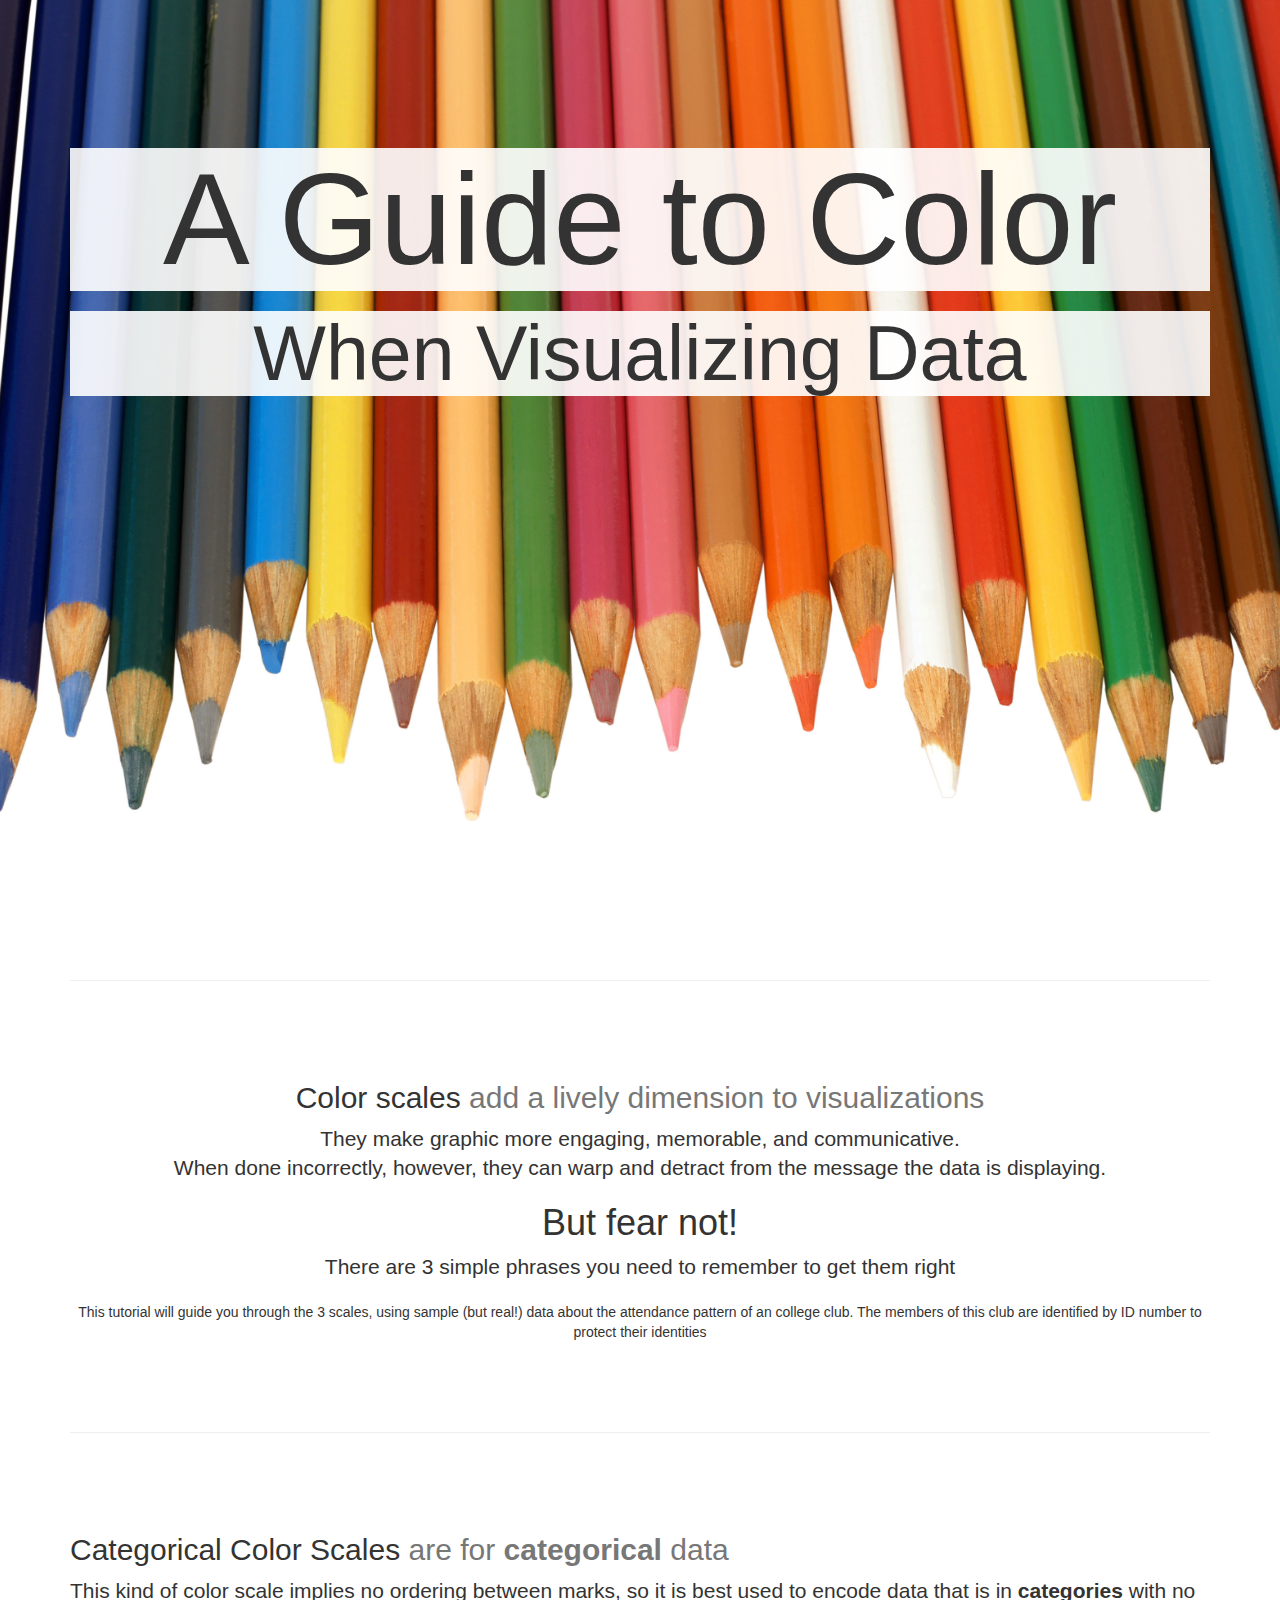
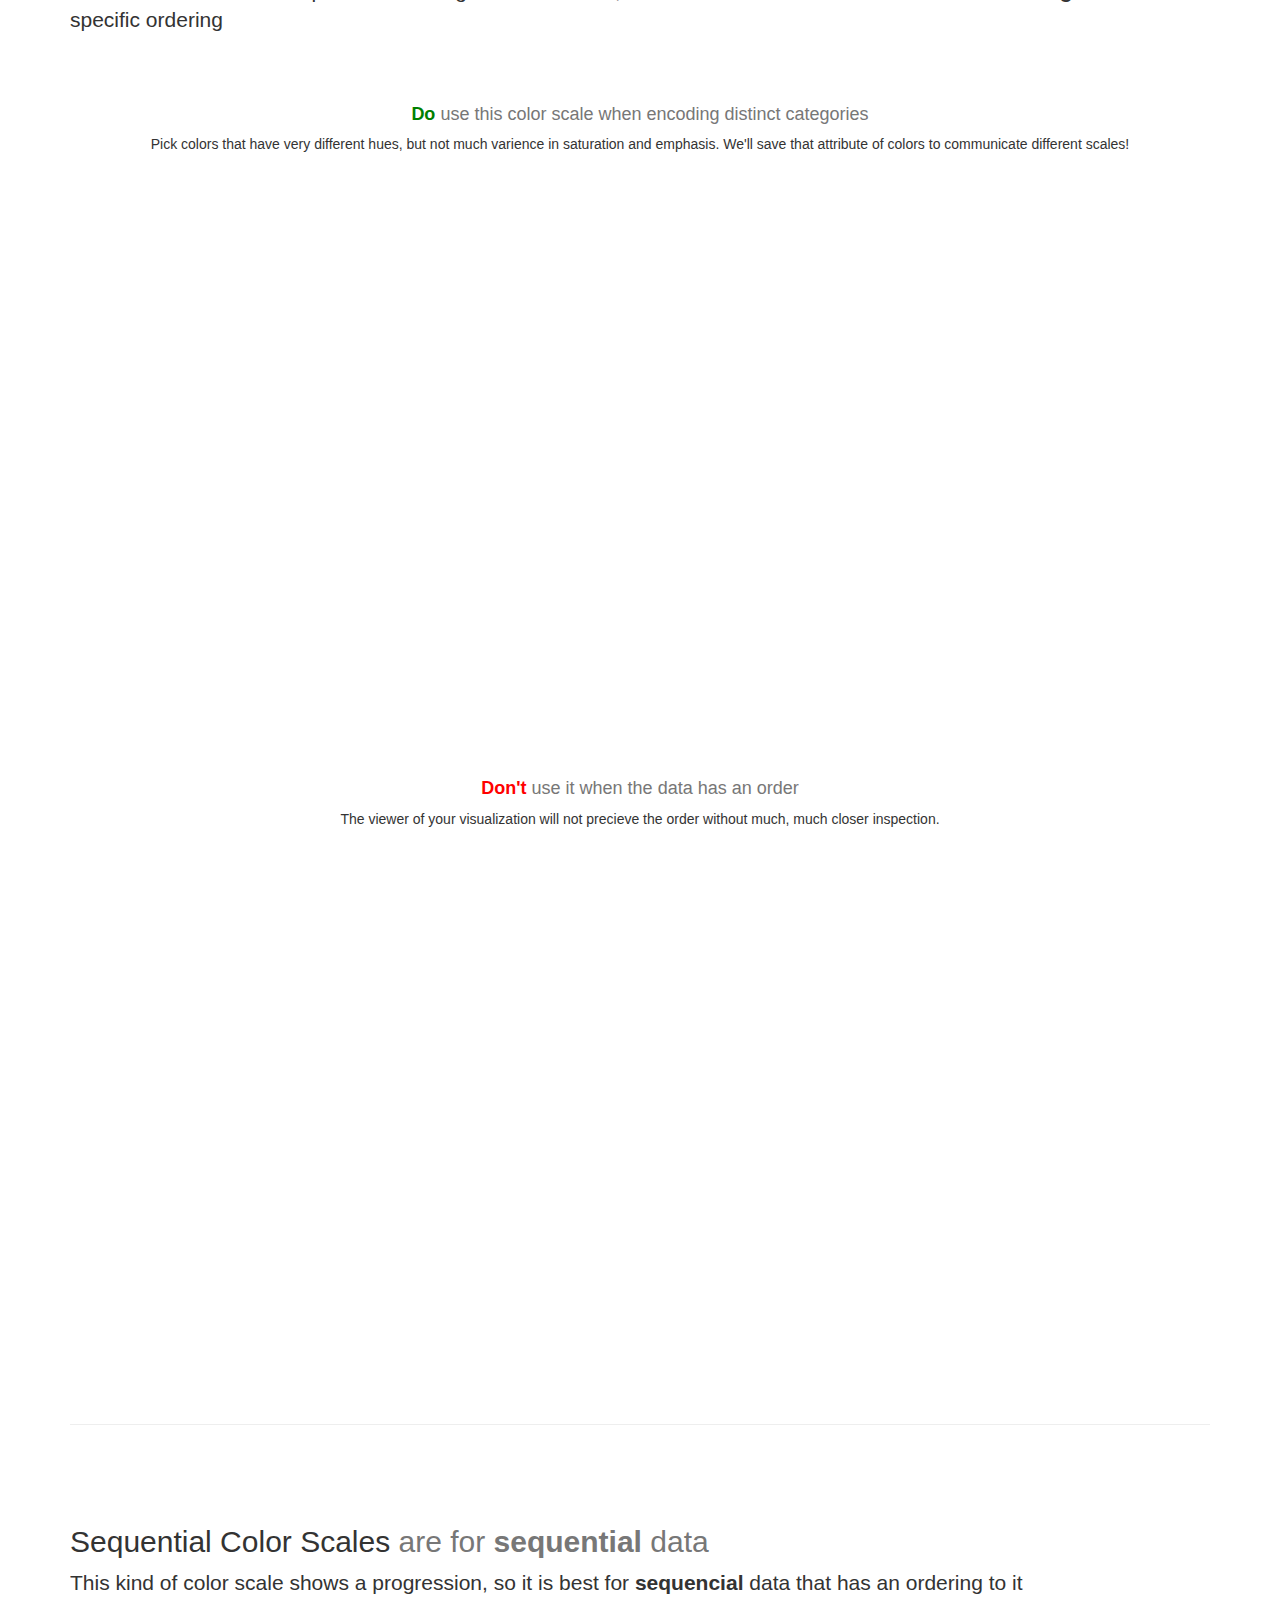
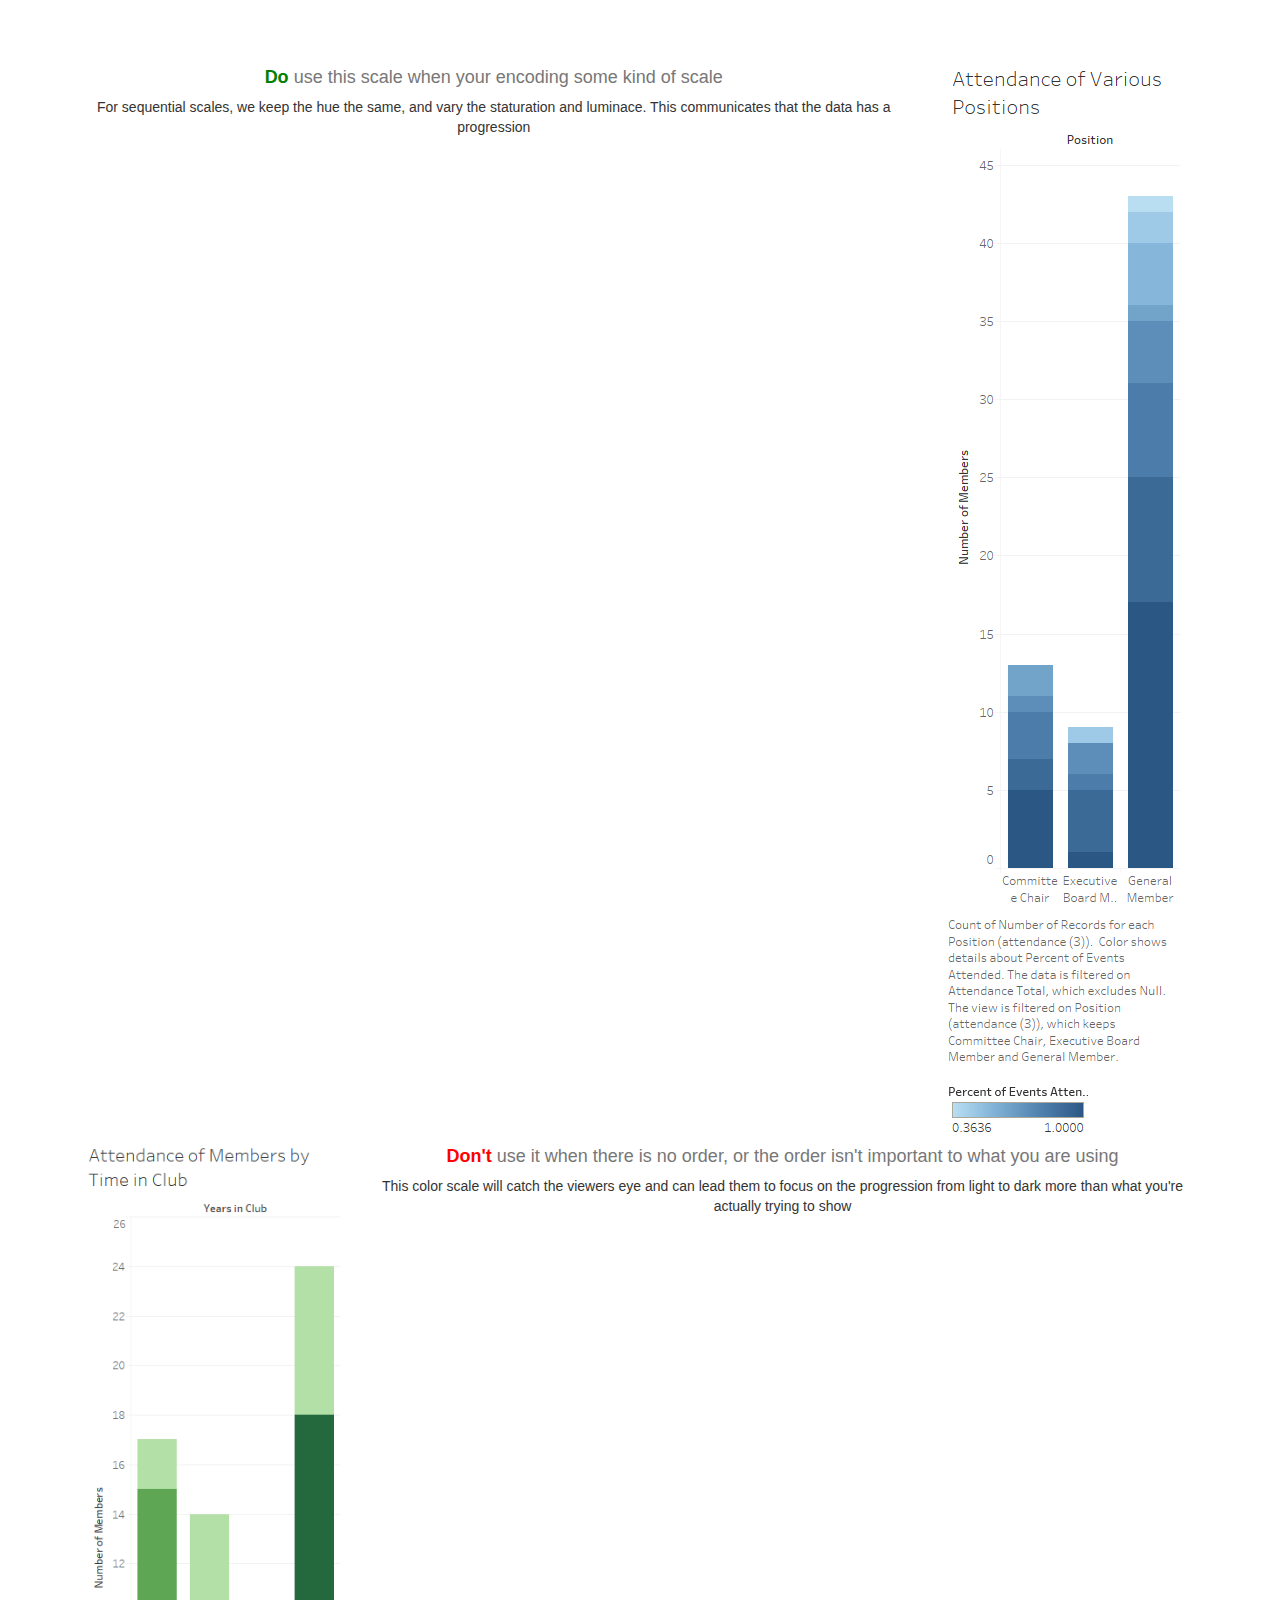
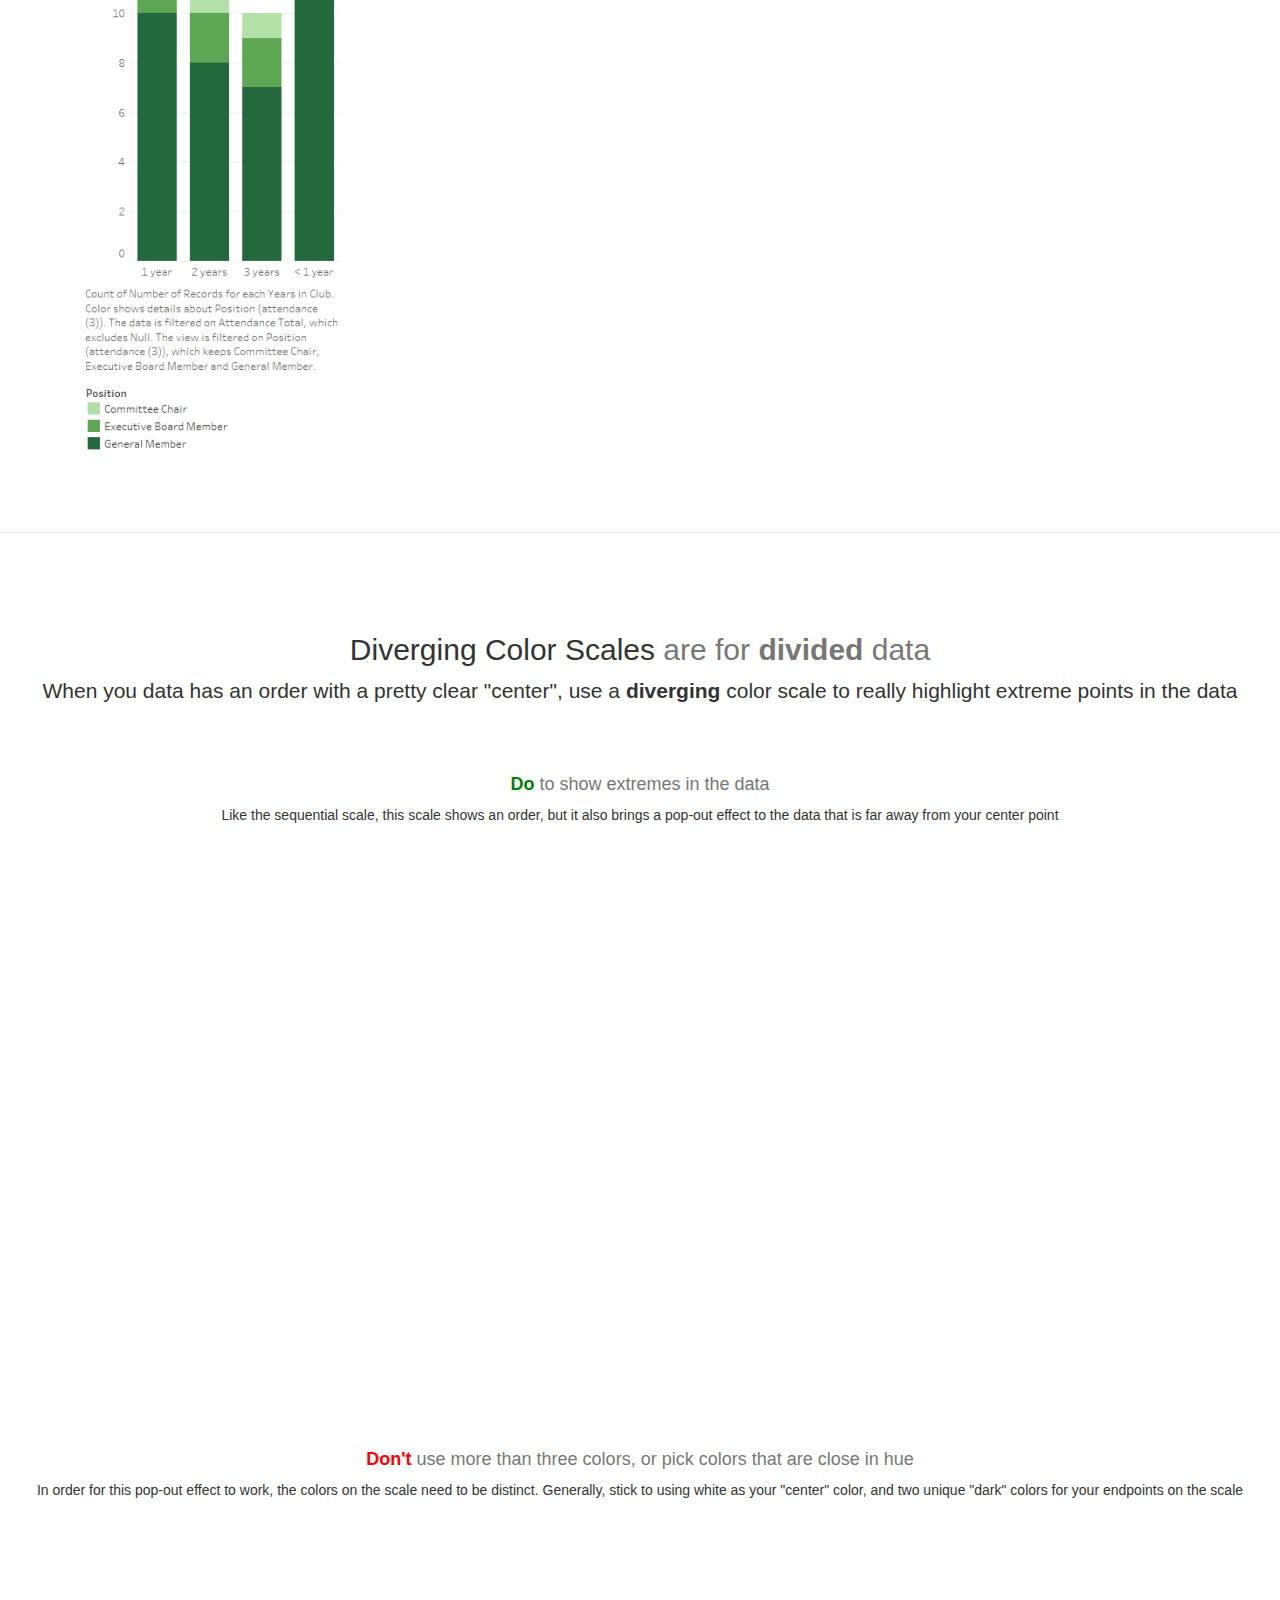
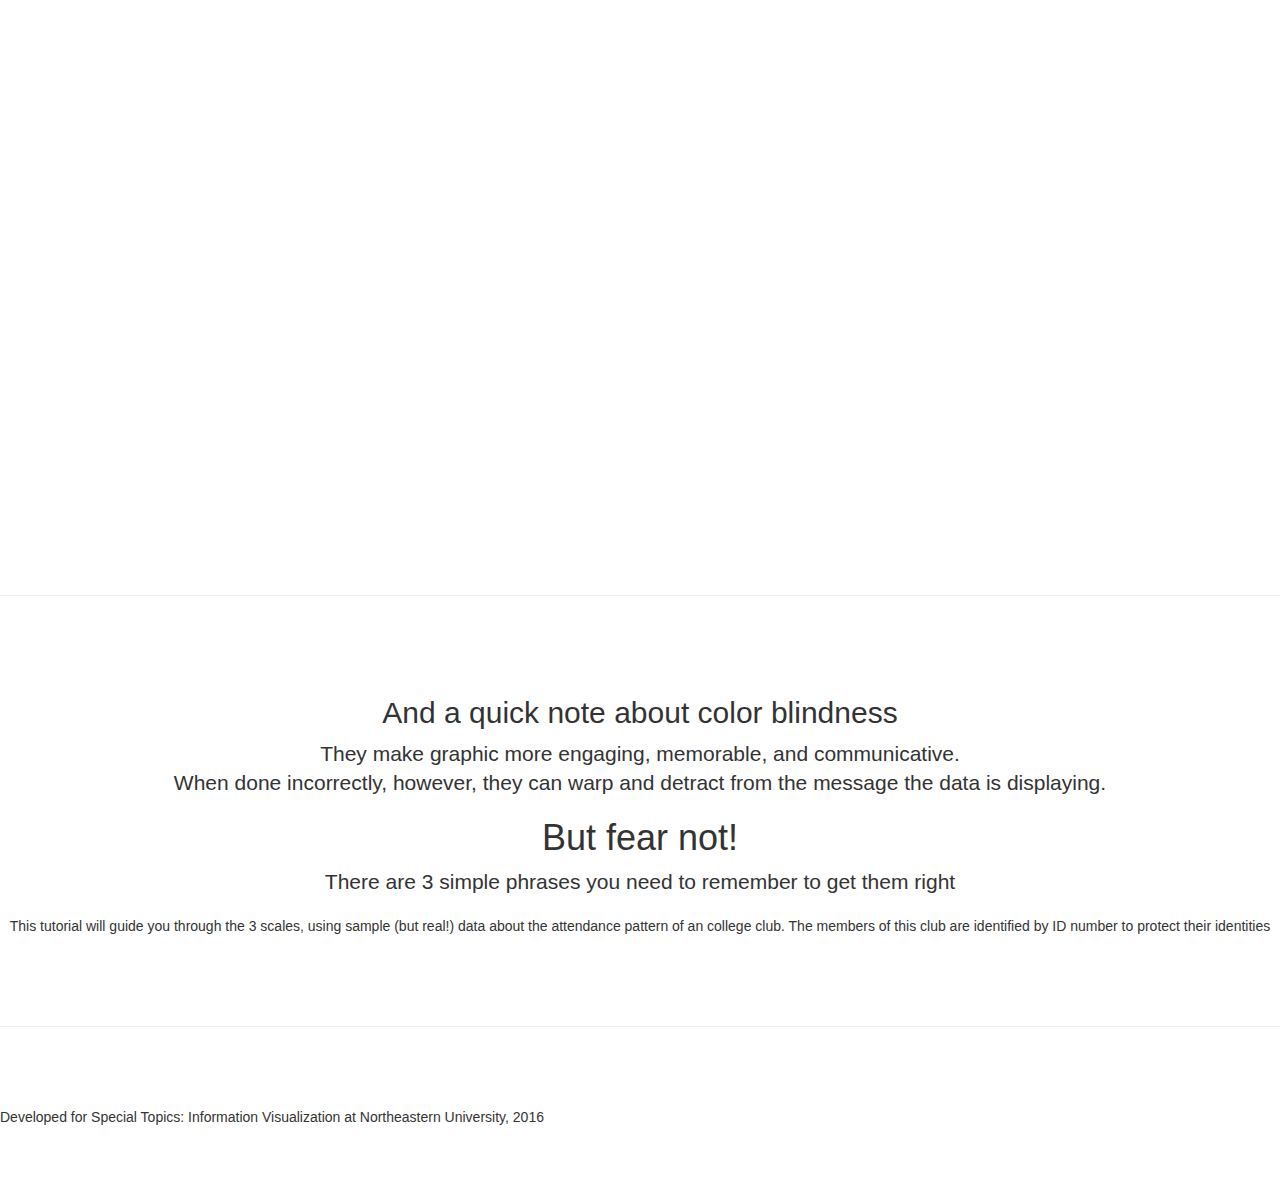
<file: HW3/index.html>
<!DOCTYPE html>
    <html lang="en">

    <head>

        <meta charset="utf-8">
        <meta http-equiv="X-UA-Compatible" content="IE=edge">
        <meta name="viewport" content="width=device-width, initial-scale=1">
        <meta name="description" content="">
        <meta name="author" content="">

        <title>A Guide to Color When Visualizing Data</title>

        <!-- Bootstrap Core CSS -->
        <link rel="stylesheet" href="https://maxcdn.bootstrapcdn.com/bootstrap/3.3.7/css/bootstrap.min.css" integrity="sha384-BVYiiSIFeK1dGmJRAkycuHAHRg32OmUcww7on3RYdg4Va+PmSTsz/K68vbdEjh4u" crossorigin="anonymous">

        <!-- Custom CSS -->
        <link href="one-page-wonder.css" rel="stylesheet">

        <!-- HTML5 Shim and Respond.js IE8 support of HTML5 elements and media queries -->
        <!-- WARNING: Respond.js doesn't work if you view the page via file:// -->
        <!--[if lt IE 9]>
            <script src="https://oss.maxcdn.com/libs/html5shiv/3.7.0/html5shiv.js"></script>
            <script src="https://oss.maxcdn.com/libs/respond.js/1.4.2/respond.min.js"></script>
            <![endif]-->

        </head>

        <body>

            <!-- Full Width Image Header -->
            <header class="header-image">
                <div class="headline">
                    <div class="container">
                        <h1>A Guide to Color</h1>
                        <h2>When Visualizing Data</h2>
                    </div>
                </div>
            </header>

            <!-- Page Content -->
            <div class="container">

                <hr class="featurette-divider">

                <!-- Intro Featurette -->
                <div class="featurette text-center" id="intro">
                    <h2 class="featurette-heading">Color scales
                        <span class="text-muted">add a lively dimension to visualizations</span>
                    </h2>
                    <p class="lead">They make graphic more engaging, memorable, and communicative. <br> When done incorrectly, however, they can warp and detract from the message the data is displaying.</p>
                    <h1> But fear not! </h1>
                    <p class="lead"> There are 3 simple phrases you need to remember to get them right</p>
                    <p> This tutorial will guide you through the 3 scales, using sample (but real!) data about the attendance pattern of an college club. The members of this club are identified by ID number to protect their identities
                    </div>

                    <hr class="featurette-divider">

                    <!-- Categorical Featurette -->
                    <div class="featurette" id="categorical">
                        <h2 class="featurette-heading">Categorical Color Scales
                            <span class="text-muted">are for <strong>categorical</strong> data</span>
                        </h2>
                        <p class="lead">This kind of color scale implies no ordering between marks, so it is best used to encode data that is in <strong>categories</strong> with no specific ordering</p>
                        <br>
                        <br>
                        <div class="row">
                            <div class="sub-featurette col-md-12 text-center" id="categorical">
                                <h4 class="featurette-heading"><strong class="text-green"> Do </strong>
                                    <span class="text-muted">use this color scale when encoding distinct categories</span>
                                </h4>
                                <p>Pick colors that have very different hues, but not much varience in saturation and emphasis. We'll save that attribute of colors to communicate different scales! </p>
                                <svg class="do-categorical" width='1000' height="600">
                                </div>
                                <div class="sub-featurette text-center col-md-12" id="categorical">
                                    <h4 class="featurette-heading"><strong class="text-red">Don't</strong>
                                        <span class="text-muted">use it when the data has an order</span>
                                    </h4>
                                    <p>
                                        The viewer of your visualization will not precieve the order without much, much closer inspection.
                                    </p>
                                    <svg class="dont-categorical" width='1000' height="500">
                                    </div>
                                </div>
                            </div>

                            <hr class="featurette-divider">

                            <!-- Sequential Featurette -->
                            <div class="featurette" id="sequential">
                                <!-- <img class="featurette-image img-responsive pull-right" src="http://placehold.it/600x600"> -->
                                <h2 class="featurette-heading">Sequential Color Scales
                                    <span class="text-muted">are for <strong>sequential</strong> data</span>
                                </h2>
                                <p class="lead">This kind of color scale shows a progression, so it is best for <strong>sequencial</strong> data that has an ordering to it</p>
                                <br>
                                <br>
                                <div class="row">
                                    <div class="sub-featurette col-md-9 text-center" id="sequential">
                                        <h4 class="featurette-heading"><strong class="text-green"> Do </strong>
                                            <span class="text-muted">use this scale when your encoding some kind of scale</span>
                                        </h4>
                                        <p>For sequential scales, we keep the hue the same, and vary the staturation and luminace. This communicates that the data has a progression</p>
                                    </div>
                                    <div class="sub-featurette col-md-3 pull-right" id="sequential">
                                        <img src="dosequence.png" class='img-responsive'></img>
                                    </div>
                                </div>
                                <div class="sub-featurette col-md-3 pull-left">
                                    <img src="dontsequence.png" class='img-responsive'></img>
                                </div>
                                <div class="sub-featurette text-center col-md-9 " id="sequential">
                                    <h4 class="featurette-heading"><strong class="text-red">Don't</strong>
                                        <span class="text-muted">use it when there is no order, or the order isn't important to what you are using</span>
                                    </h4>
                                    <p>This color scale will catch the viewers eye and can lead them to focus on the progression from light to dark more than what you're actually trying to show</p>
                                </div>
                            </div>
                        </div>
                    </div>
                </div>

                <hr class="featurette-divider">

                <!-- Diverging Featurette -->
                <div class="featurette text-center" id="diverging">
                    <!-- <img class="featurette-image img-responsive pull-right" src="http://placehold.it/600x600"> -->
                    <h2 class="featurette-heading">Diverging Color Scales
                        <span class="text-muted">are for <strong>divided</strong> data</span>
                    </h2>
                    <p class="lead">When you data has an order with a pretty clear "center", use a <strong>diverging</strong> color scale to really highlight extreme points in the data</p>
                    <br>
                    <br>
                    <div class="row">
                        <div class="sub-featurette col-md-12 text-center" id="diverging">
                            <h4 class="featurette-heading"><strong class="text-green"> Do </strong>
                                <span class="text-muted">to show extremes in the data</span>
                            </h4>
                            <p>Like the sequential scale, this scale shows an order, but it also brings a pop-out effect to the data that is far away from your center point </p>
                            <svg id="do-diverging" width='1000' height="600">
                            </div>
                            <div class="sub-featurette text-center col-md-12" id="diverging">
                                <div class="dont-diverging col-md-12">
                                    <h4 class="featurette-heading"><strong class="text-red">Don't</strong>
                                        <span class="text-muted">use more than three colors, or pick colors that are close in hue</span>
                                    </h4>
                                    <p>In order for this pop-out effect to work, the colors on the scale need to be distinct. Generally, stick to using white as your "center" color, and two unique "dark" colors for your endpoints on the scale</p>
                                </div>
                                <svg id="dont-diverging" width='1000' height="600">
                                </div>
                            </div>
                        </div>

                        <hr class="featurette-divider">

                        <div class="featurette text-center" id="edning">
                            <h2 class="featurette-heading">And a quick note about color blindness
                            </h2>
                            <p class="lead">They make graphic more engaging, memorable, and communicative. <br> When done incorrectly, however, they can warp and detract from the message the data is displaying.</p>
                            <h1> But fear not! </h1>
                            <p class="lead"> There are 3 simple phrases you need to remember to get them right</p>
                            <p> This tutorial will guide you through the 3 scales, using sample (but real!) data about the attendance pattern of an college club. The members of this club are identified by ID number to protect their identities
                            </div>

                            <hr class="featurette-divider">

                            <!-- Footer -->
                            <footer>
                                <div class="row">
                                    <div class="col-lg-12">
                                        <p>Developed for Special Topics: Information Visualization at Northeastern University, 2016</p>
                                    </div>
                                </div>
                            </footer>

                        </div>
                        <!-- /.container -->

                        <!-- jQuery -->
                        <script   src="http://code.jquery.com/jquery-3.1.1.min.js"   integrity="sha256-hVVnYaiADRTO2PzUGmuLJr8BLUSjGIZsDYGmIJLv2b8="   crossorigin="anonymous"></script>

                        <!-- Bootstrap Core JavaScript -->
                        <script src="https://maxcdn.bootstrapcdn.com/bootstrap/3.3.7/js/bootstrap.min.js" integrity="sha384-Tc5IQib027qvyjSMfHjOMaLkfuWVxZxUPnCJA7l2mCWNIpG9mGCD8wGNIcPD7Txa" crossorigin="anonymous"></script>

                        <!-- D3 javascript-->
                        <script src="https://d3js.org/d3.v4.min.js"></script>

                        <!-- My Javascript -->
                        <script src="script.js"></script>
                        <script src="dontcat.js"></script>
                        <script src="dodiverge.js"></script>
                        <script src="dontdiverge.js"></script>

                    </body>

                    </html>
</file>
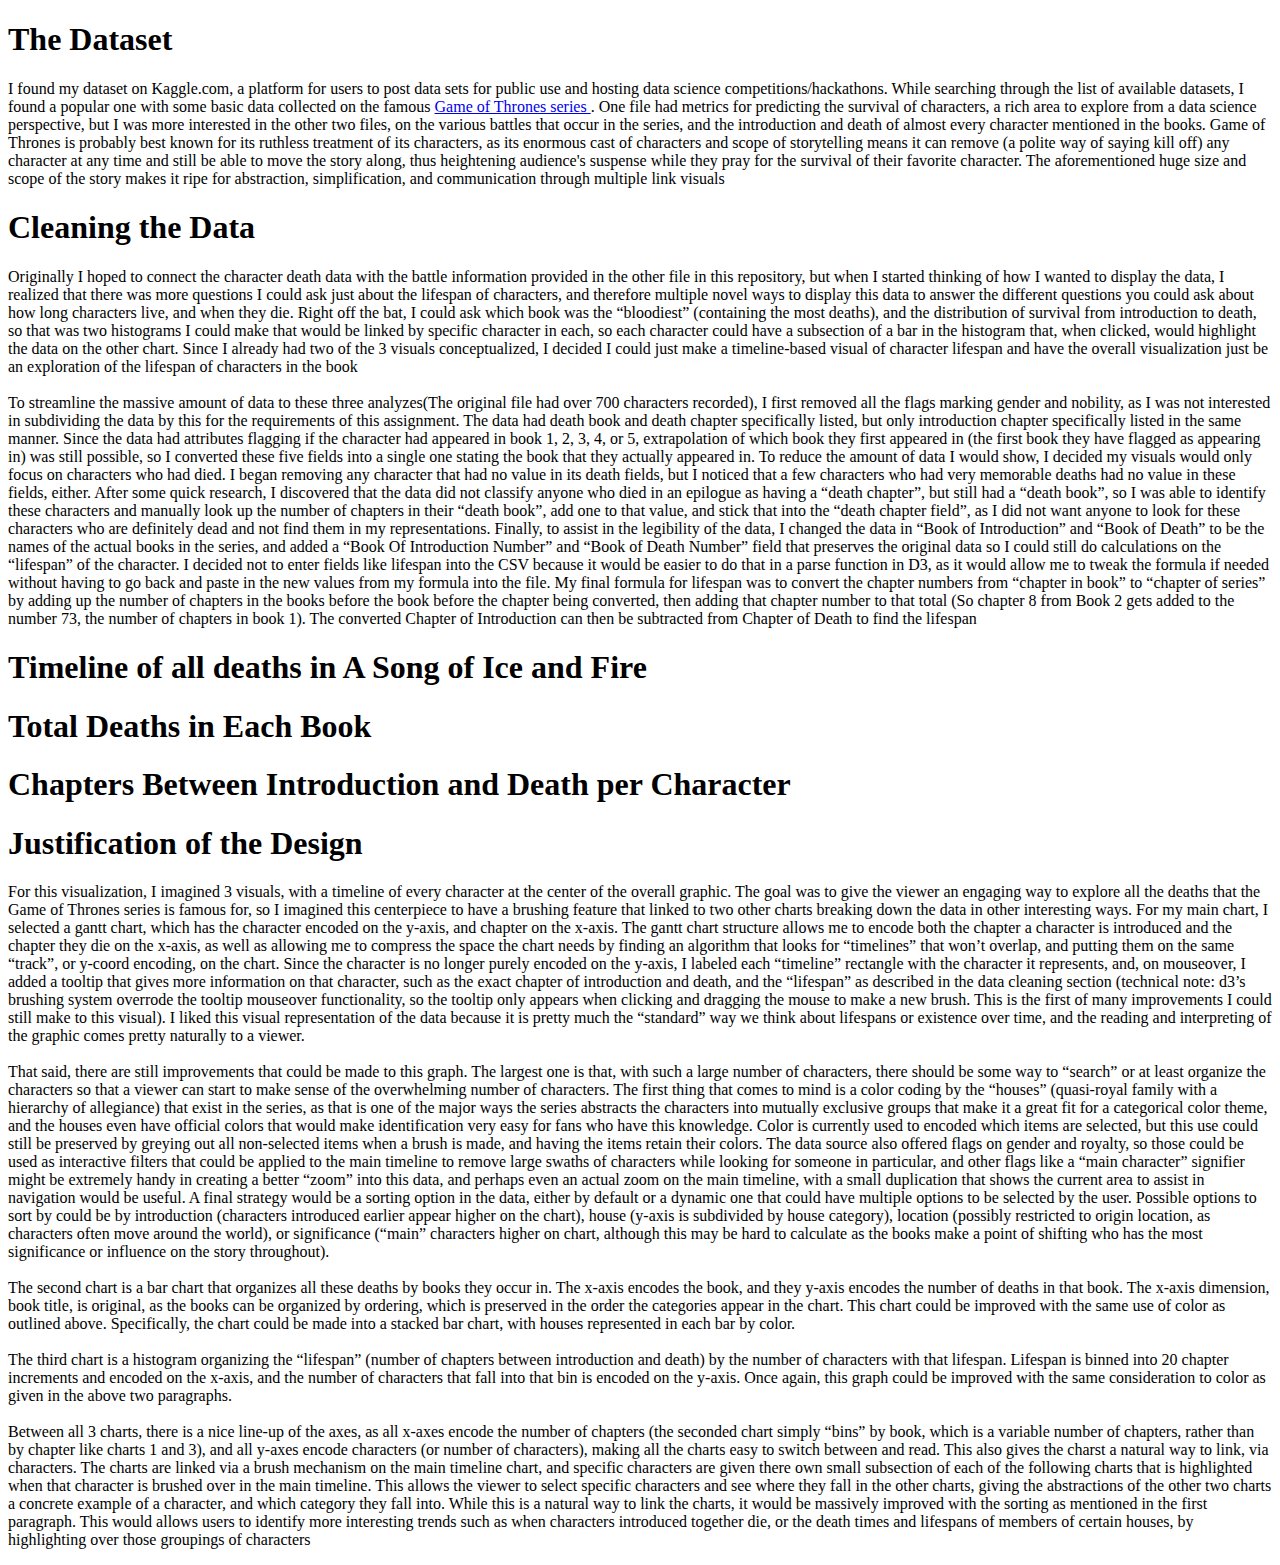
<file: HW4/index.html>
<!DOCTYPE html>
<html>

<head>
  <meta charset="utf-8">
  <title>HW4 Part 2</title>

  <script src="http://d3js.org/d3.v3.min.js"></script>
  <script src="timeline.js"></script>
  <!-- <script src="http://d3js.org/d3.v4.min.js"></script> -->
  <script src="script.js"></script>
  <script src="books.js"></script>
    <script src="lifespan.js"></script>
  <link href="timeline.css" rel="stylesheet" type="text/css" />

</head>

<body>
<h1>
The Dataset
</h1>
<p>
I found my dataset on Kaggle.com, a platform for users to post data sets for public use and hosting data science competitions/hackathons. While searching through the list of available datasets, I found a popular one with some basic data collected on the famous <a href="https://www.kaggle.com/mylesoneill/game-of-thrones"> Game of Thrones series </a>. One file had metrics for predicting the survival of characters, a rich area to explore from a data science perspective, but I was more interested in the other two files, on the various battles that occur in the series, and the introduction and death of almost every character mentioned in the books. Game of Thrones is probably best known for its ruthless treatment of its characters, as its enormous cast of characters and scope of storytelling means it can remove (a polite way of saying kill off) any character at any time and still be able to move the story along, thus heightening audience's suspense while they pray for the survival of their favorite character. The aforementioned huge size and scope of the story makes it ripe for abstraction, simplification, and communication through multiple link visuals
</p>
<h1>
Cleaning the Data
</h1>
<p>
Originally I hoped to connect the character death data with the battle information provided in the other file in this repository, but when I started thinking of how I wanted to display the data, I realized that there was more questions I could ask just about the lifespan of characters, and therefore multiple novel ways to display this data to answer the different questions you could ask about how long characters live, and when they die.
Right off the bat, I could ask which book was the “bloodiest” (containing the most deaths), and the distribution of survival from introduction to death, so that was two histograms I could make that would be linked by specific character in each, so each character could have a subsection of a bar in the histogram that, when clicked, would highlight the data on the other chart. Since I already had two of the 3 visuals conceptualized, I decided I could just make a timeline-based visual of character lifespan and have the overall visualization just be an exploration of the lifespan of characters in the book
<br><br>
To streamline the massive amount of data to these three analyzes(The original file had over 700 characters recorded), I first removed all the flags marking gender and nobility, as I was not interested in subdividing the data by this for the requirements of this assignment. The data had death book and death chapter specifically listed, but only introduction chapter specifically listed in the same manner.  Since the data had attributes flagging if the character had appeared in book 1, 2, 3, 4, or 5, extrapolation of which book they first appeared in (the first book they have flagged as appearing in) was still possible, so I converted these five fields into a single one stating the book that they actually appeared in.
To reduce the amount of data I would show, I decided my visuals would only focus on characters who had died. I began removing any character that had no value in its death fields, but I noticed that a few characters who had very memorable deaths had no value in these fields, either. After some quick research, I discovered that the data did not classify anyone who died in an epilogue as having a “death chapter”, but still had a “death book”, so I was able to identify these characters and manually look up the number of chapters in their “death book”, add one to that value, and stick that into the “death chapter field”, as I did not want anyone to look for these characters who are definitely dead and not find them in my representations.
Finally, to assist in the legibility of the data, I changed the data in “Book of Introduction” and “Book of Death” to be the names of the actual books in the series, and added a “Book Of Introduction Number” and “Book of Death Number” field that preserves the original data so I could still do calculations on the “lifespan” of the character. I decided not to enter fields like lifespan into the CSV because it would be easier to do that in a parse function in D3, as it would allow me to tweak the formula if needed without having to go back and paste in the new values from my formula into the file. My final formula for lifespan was to convert the chapter numbers from “chapter in book” to “chapter of series” by adding up the number of chapters in the books before the book before the chapter being converted, then adding that chapter number to that total (So chapter 8 from Book 2 gets added to the number 73, the number of chapters in book 1). The converted Chapter of Introduction can then be subtracted from Chapter of Death to find the lifespan
</p>
<h1> Timeline of all deaths in A Song of Ice and Fire </h1>
  <div id="timeline"></div>
<h1> Total Deaths in Each Book </h1>
  <div id="bookchart"></div>
<h1> Chapters Between Introduction and Death per Character</h1>
  <div id="lifespan"></div>
  <h1>
Justification of the Design
  </h1>
  <p>
  For this visualization, I imagined 3 visuals, with a timeline of every character at the center of the overall graphic. The goal was to give the viewer an engaging way to explore all the deaths that the Game of Thrones series is famous for, so I imagined this centerpiece to have a brushing feature that linked to two other charts breaking down the data in other interesting ways. For my main chart, I selected a gantt chart, which has the character encoded on the y-axis, and chapter on the x-axis. The gantt chart structure allows me to encode both the chapter a character is introduced and the chapter they die on the x-axis, as well as allowing me to compress the space the chart needs by finding an algorithm that looks for “timelines” that won’t overlap, and putting them on the same “track”, or y-coord encoding, on the chart. Since the character is no longer purely encoded on the y-axis, I labeled each “timeline” rectangle with the character it represents, and, on mouseover, I added a tooltip that gives more information on that character, such as the exact chapter of introduction and death, and the “lifespan” as described in the data cleaning section (technical note: d3’s brushing system overrode the tooltip mouseover functionality, so the tooltip only appears when clicking and dragging the mouse to make a new brush. This is the first of many improvements I could still make to this visual). I liked this visual representation of the data because it is pretty much the “standard” way we think about lifespans or existence over time, and the reading and interpreting of the graphic comes pretty naturally to a viewer.
<br><br>
  That said, there are still improvements that could be made to this graph. The largest one is that, with such a large number of characters, there should be some way to “search” or at least organize the characters so that a viewer can start to make sense of the overwhelming number of characters. The first thing that comes to mind is a color coding by the “houses” (quasi-royal family with a hierarchy of allegiance) that exist in the series, as that is one of the major ways the series abstracts the characters into mutually exclusive groups that make it a great fit for a categorical color theme, and the houses even have official colors that would make identification very easy for fans who have this knowledge. Color is currently used to encoded which items are selected, but this use could still be preserved by greying out all non-selected items when a brush is made, and having the items retain their colors. The data source also offered flags on gender and royalty, so those could be used as interactive filters that could be applied to the main timeline to remove large swaths of characters while looking for someone in particular, and other flags like a “main character” signifier might be extremely handy in creating a better “zoom” into this data, and perhaps even an actual zoom on the main timeline, with a small duplication that shows the current area to assist in navigation would be useful. A final strategy would be a sorting option in the data, either by default or a dynamic one that could have multiple options to be selected by the user. Possible options to sort by could be by introduction (characters introduced earlier appear higher on the chart), house (y-axis is subdivided by house category), location (possibly restricted to origin location, as characters often move around the world), or significance (“main” characters higher on chart, although this may be hard to calculate as the books make a point of shifting who has the most significance or influence on the story throughout).
  <br><br>
The second chart is a bar chart that organizes all these deaths by books they occur in. The x-axis encodes the book, and they y-axis encodes the number of deaths in that book. The x-axis dimension, book title, is original, as the books can be organized by ordering, which is preserved in the order the categories appear in the chart. This chart could be improved with the same use of color as outlined above. Specifically, the chart could be made into a stacked bar chart, with houses represented in each bar by color.
<br><br>
The third chart is a histogram organizing the “lifespan” (number of chapters between introduction and death) by the number of characters with that lifespan. Lifespan is binned into 20 chapter increments and encoded on the x-axis, and the number of characters that fall into that bin is encoded on the y-axis. Once again, this graph could be improved with the same consideration to color as given in the above two paragraphs.
<br><br>
Between all 3 charts, there is a nice line-up of the axes, as all x-axes encode the number of chapters (the seconded chart simply “bins” by book, which is a variable number of chapters, rather than by chapter like charts 1 and 3), and all y-axes encode characters (or number of characters), making all the charts easy to switch between and read. This also gives the charst a natural way to link, via characters. The charts are linked via a brush mechanism on the main timeline chart, and specific characters are given there own small subsection of each of the following charts that is highlighted when that character is brushed over in the main timeline. This allows the viewer to select specific characters and see where they fall in the other charts, giving the abstractions of the other two charts a concrete example of a character, and which category they fall into. While this is a natural way to link the charts, it would be massively improved with the sorting as mentioned in the first paragraph. This would allows users to identify more interesting trends such as when characters introduced together die, or the death times and lifespans of members of certain houses, by highlighting over those groupings of characters
  </p>
</body>

</html>

</html>
</file>
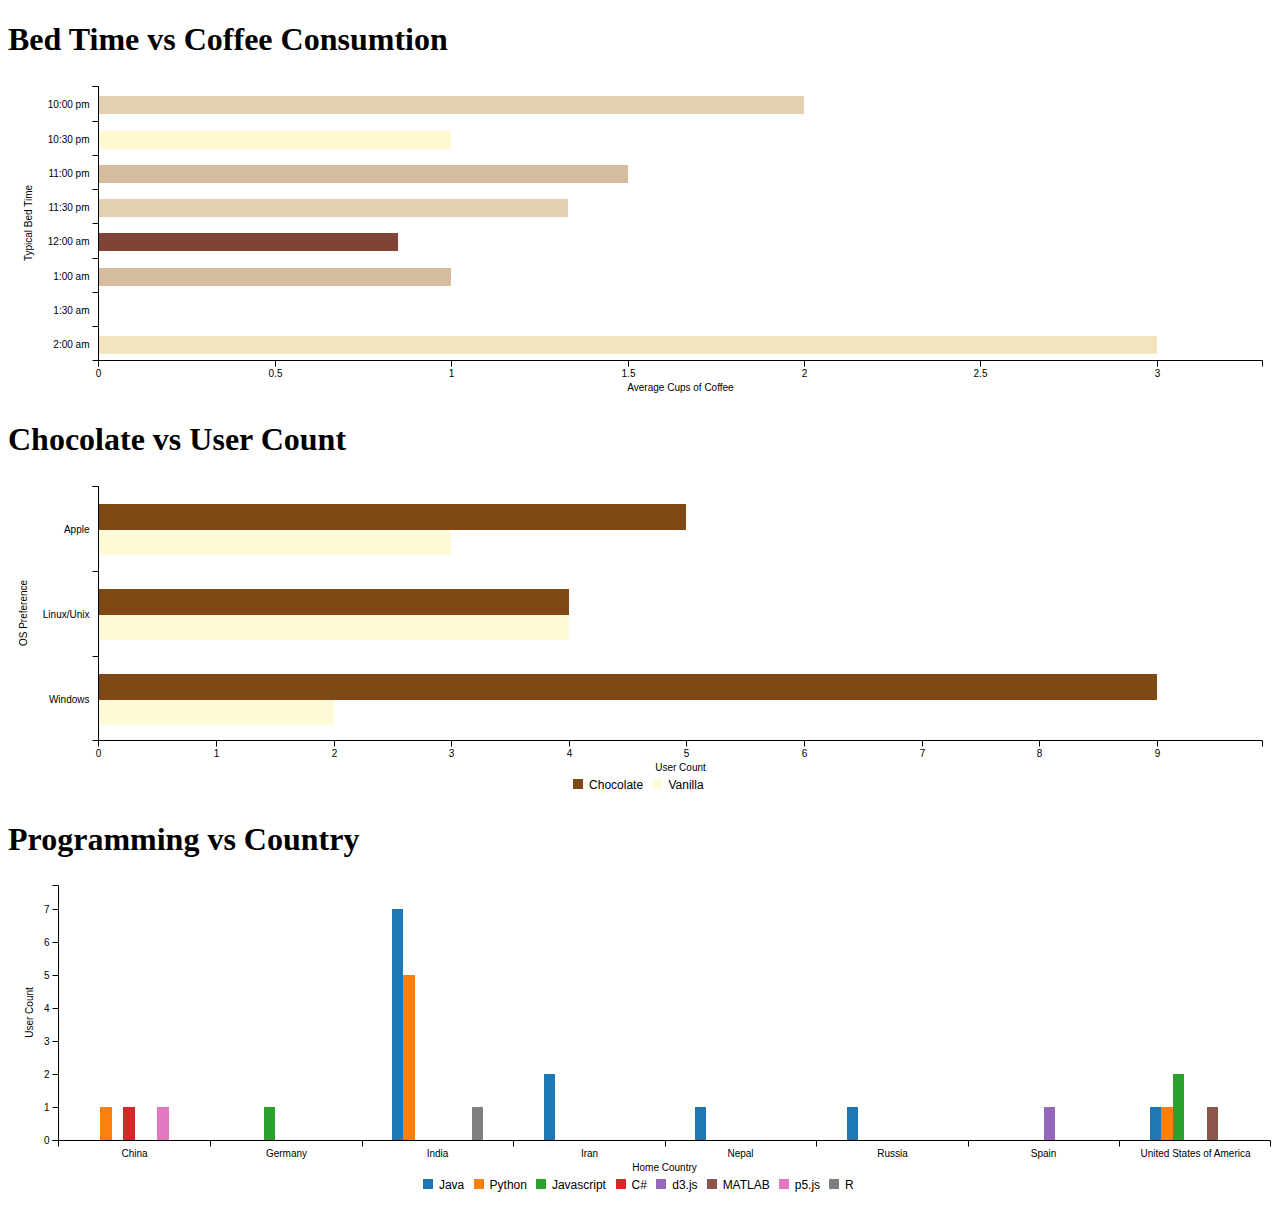
<file: Hw1/Hw1.html>
<!DOCTYPE html>
<head>
    <!-- Load c3.css -->
    <link href="c3.min.css" rel="stylesheet" type="text/css">

    <!-- Load d3.js and c3.js -->
    <script src="d3.min.js" charset="utf-8"></script>
    <script src="c3.min.js"></script>
</head>

<body>
    <h1>
        Bed Time vs Coffee Consumtion
    </h1>
    <div id="chart1">if you see this, there's an problem</div>
    <h1>
        Chocolate vs User Count
    </h1>
    <div id="chart2">if you see this, thats problematic</div>
    <h1>
        Programming vs Country
    </h1>
    <div id="chart3">if you see this, there's still a problem</div>
    <script type="text/javascript">
    var user_response = [3, 1,4,3,10,4,1,2];
    var total_responses = 28;
    var colorscale = d3.scale.linear().domain([1,10]).range(["#fff8d0", "#7f4338"]);
    var chart = c3.generate({
        bindto : '#chart1',
        data: {
            columns: [
                ['TypicalBedTime', 2, 1, 1.5, 1.33, .85, 1,0,3],
            ],
            type: 'bar',
            colors: {
                TypicalBedTime: '#7f4338'
            },
            color:
            function (color, d) {
                if (d.x || d.x === 0) {
                    var response_number = user_response[d.x];
                    return colorscale(response_number);
                }
            },
        },
        bar: {
            width: {
                ratio: 0.5
            }
        },
        axis: {
            rotated: true,
            x : {
                label:  {
                    text: 'Typical Bed Time',
                    position: 'outer-middle',
                },
                type: 'category',
                categories: ["10:00 pm","10:30 pm","11:00 pm","11:30 pm","12:00 am","1:00 am","1:30 am","2:00 am"]
            },
            y: {
                label: {
                    text: 'Average Cups of Coffee',
                    position: 'outer-center',
                }
            },
        },
        legend: {
            show: false,
        }
    });
var chart2 = c3.generate({
    bindto: '#chart2',
    data: {
            columns: [
                ['Chocolate',5,4,9],
                ['Vanilla', 3,4,2],
            ],
            type: 'bar',
            colors: {
                Chocolate: '#7f4916',
                Vanilla: '#fffbd9',
        },
        },
        axis: {
            rotated: true,
            x : {
                label:  {
                    text: 'OS Preference',
                    position: 'outer-middle',
                },
                type: 'category',
                categories: ['Apple', 'Linux/Unix','Windows']
            },
            y: {
                label: {
                    text: 'User Count   ',
                    position: 'outer-center',
                }
            },
        },
    });
var chart3 = c3.generate({
    bindto: '#chart3',
    data: {
            columns: [
                ['Java',0,0,7,2,1,1,0,1],
                ['Python',1,0,5,0,0,0,0,1],
                ['Javascript',0,1,0,0,0,0,0,2],
                ['C#',1,0,0,0,0,0,0,0],
                ['d3.js',0,0,0,0,0,0,1,0],
                ['MATLAB',0,0,0,0,0,0,0,1],
                ['p5.js',1,0,0,0,0,0,0,0],
                ['R',0,0,1,0,0,0,0,0],
            ],
            type: 'bar',
            colors: {
                Chocolate: '#7f4916',
                Vanilla: '#fffbd9',
        },
        },
        axis: {
            x : {
                label:  {
                    text: 'Home Country',
                    position: 'outer-center',
                },
                type: 'category',
                categories: ['China', 'Germany','India','Iran','Nepal','Russia','Spain','United States of America']
            },
            y: {
                label: {
                    text: 'User Count   ',
                    position: 'outer-middle',
                }
            },
        },
    });
    </script>
</body>
</file>
<file: HW4/timeline.css>
/* axis */

.axis { /* axis labels */
    fill: #808080;
    font-family: sans-serif;
    font-size: 10px;
}

.axis line{ /* axis tick marks */
    stroke-width : 1;
    stroke: grey;
    shape-rendering: crispEdges;
}

.axis path { /* axis line */
    stroke-width : 1;
    stroke: grey;
    shape-rendering: crispEdges;
}

/* timeline band */

.band { /* band background */
    fill: #FAFAFA;
}

/* labels */

.bandLabel {
    fill: #F0F0F0;
    font: 10px sans-serif;
    font-weight: bold;
}

.bandMinMaxLabel {
    fill: blue;
    font: 10px sans-serif;
    font-weight: bold;
}

.bandMidLabel {
    fill: red;
    font: 10px sans-serif;
    font-style: italic;
    font-weight: bold;
}

/* brush */

.brush .extent {
    stroke: gray;
    fill: blue;
    fill-opacity: .1;
}

.chart {
    fill: #EEEEEE;
}

.interval {
    fill: #AAFFFF;
    stroke-width: 6;
    cursor : default;
    pointer-events: all;
}

.instant {
    fill: #FFAAFF;
    stroke-width: 6;
    cursor : default;
    /*pointer-events: true;*/
}

.instantLabel {
    fill : blue;
    font: 10px sans-serif;
    shape-rendering: crispEdges;
}

.intervalLabel {
    fill : black;
    font: 10px sans-serif;
    shape-rendering: crispEdges;
}

.item {
    cursor : default;
    pointer-events: all;
}

.svg {
    border-style: solid;
    border-width: 1px;
    border-color: black;
    background-color: #FFFFFF;
}

.tooltip {
    width: auto;
    position: absolute;
    visibility: hidden;
    color : black;
    cursor:default;
    background-color: #FFFFEE;
    border: 1px solid;
    padding: 4px;
    shape-rendering: crispEdges;
    pointer-events: all;
}



    .axis {
      font: 10px sans-serif;
    }

    .axis path,
    .axis line {
      fill: none;
      stroke: #000;
      shape-rendering: crispEdges;
    }

#bookchart rect {
  fill: #AAFFFF;
  shape-rendering: crispEdges;
}

#lifespan rect {
  fill: #AAFFFF;
  shape-rendering: crispEdges;
}

    .bar rect {
  fill: #AAFFFF;
  shape-rendering: crispEdges;
}
.bar text {
  fill: #fff;
}
.axis path, .axis line {
  fill: none;
  stroke: #000;
  shape-rendering: crispEdges;
}

.selected {
    fill:red !important;
}
</file>
<file: HW3/one-page-wonder.css>
/*
 * Start Bootstrap - One Page Wonder (http://startbootstrap.com/)
 * Copyright 2013-2016 Start Bootstrap
 * Licensed under MIT (https://github.com/BlackrockDigital/startbootstrap/blob/gh-pages/LICENSE)
 */

.header-image {
    display: block;
    width: 100%;
    height: 100vh;
    text-align: center;
    background: url('color1.jpg') no-repeat center center scroll;
    -webkit-background-size: cover;
    -moz-background-size: cover;
    background-size: cover;
    -o-background-size: cover;
}

.headline {
    padding: 10% 0;
}

.headline h1 {
    font-size: 130px;
    background: #fff;
    background: rgba(255,255,255,0.9);
}

.headline h2 {
    font-size: 77px;
    background: #fff;
    background: rgba(255,255,255,0.9);
}

.featurette-divider {
    margin: 80px 0;
}

.featurette {
    overflow: hidden;
    /*height: 80vh;*/
}

.featurette-image.pull-left {
    margin-right: 40px;
}

.featurette-image.pull-right {
    margin-left: 40px;
}

.featurette-heading {
    /*font-size: 50px;*/
}

.text-red {
    color: red;
}

.text-green {
    color: green;
}
footer {
    margin: 50px 0;
}

@media(max-width:1200px) {
    .headline h1 {
        font-size: 140px;
    }

    .headline h2 {
        font-size: 63px;
    }

    .featurette-divider {
        margin: 50px 0;
    }

    .featurette-image.pull-left {
        margin-right: 20px;
    }

    .featurette-image.pull-right {
        margin-left: 20px;
    }

    .featurette-heading {
        font-size: 35px;
    }
}

@media(max-width:991px) {
    .headline h1 {
        font-size: 105px;
    }

    .headline h2 {
        font-size: 50px;
    }

    .featurette-divider {
        margin: 40px 0;
    }

    .featurette-image {
        /*max-width: 50%;*/
    }

    .featurette-image.pull-left {
        margin-right: 10px;
    }

    .featurette-image.pull-right {
        margin-left: 10px;
    }

    .featurette-heading {
        font-size: 30px;
    }
}

@media(max-width:768px) {
    .container {
        margin: 0 15px;
    }

    .featurette-divider {
        margin: 40px 0;
    }

    .featurette-heading {
        font-size: 25px;
    }
}

@media(max-width:668px) {
    .headline h1 {
        font-size: 70px;
    }

    .headline h2 {
        font-size: 32px;
    }

    .featurette-divider {
        margin: 30px 0;
    }
}

@media(max-width:640px) {
    .headline {
        padding: 75px 0 25px 0;
    }

    .headline h1 {
        font-size: 60px;
    }

    .headline h2 {
        font-size: 30px;
    }
}

@media(max-width:375px) {
    .featurette-divider {
        margin: 10px 0;
    }

    .featurette-image {
        max-width: 100%;
    }

    .featurette-image.pull-left {
        margin-right: 0;
        margin-bottom: 10px;
    }

    .featurette-image.pull-right {
        margin-bottom: 10px;
        margin-left: 0;
    }
}
</file>
<file: Hw1/c3.min.css>
.c3 svg{font:10px sans-serif;-webkit-tap-highlight-color:transparent}.c3 line,.c3 path{fill:none;stroke:#000}.c3 text{-webkit-user-select:none;-moz-user-select:none;user-select:none}.c3-bars path,.c3-event-rect,.c3-legend-item-tile,.c3-xgrid-focus,.c3-ygrid{shape-rendering:crispEdges}.c3-chart-arc path{stroke:#fff}.c3-chart-arc text{fill:#fff;font-size:13px}.c3-grid line{stroke:#aaa}.c3-grid text{fill:#aaa}.c3-xgrid,.c3-ygrid{stroke-dasharray:3 3}.c3-text.c3-empty{fill:gray;font-size:2em}.c3-line{stroke-width:1px}.c3-circle._expanded_{stroke-width:1px;stroke:#fff}.c3-selected-circle{fill:#fff;stroke-width:2px}.c3-bar{stroke-width:0}.c3-bar._expanded_{fill-opacity:.75}.c3-target.c3-focused{opacity:1}.c3-target.c3-focused path.c3-line,.c3-target.c3-focused path.c3-step{stroke-width:2px}.c3-target.c3-defocused{opacity:.3!important}.c3-region{fill:#4682b4;fill-opacity:.1}.c3-brush .extent{fill-opacity:.1}.c3-legend-item{font-size:12px}.c3-legend-item-hidden{opacity:.15}.c3-legend-background{opacity:.75;fill:#fff;stroke:#d3d3d3;stroke-width:1}.c3-title{font:14px sans-serif}.c3-tooltip-container{z-index:10}.c3-tooltip{border-collapse:collapse;border-spacing:0;background-color:#fff;empty-cells:show;-webkit-box-shadow:7px 7px 12px -9px #777;-moz-box-shadow:7px 7px 12px -9px #777;box-shadow:7px 7px 12px -9px #777;opacity:.9}.c3-tooltip tr{border:1px solid #CCC}.c3-tooltip th{background-color:#aaa;font-size:14px;padding:2px 5px;text-align:left;color:#FFF}.c3-tooltip td{font-size:13px;padding:3px 6px;background-color:#fff;border-left:1px dotted #999}.c3-tooltip td>span{display:inline-block;width:10px;height:10px;margin-right:6px}.c3-tooltip td.value{text-align:right}.c3-area{stroke-width:0;opacity:.2}.c3-chart-arcs-title{dominant-baseline:middle;font-size:1.3em}.c3-chart-arcs .c3-chart-arcs-background{fill:#e0e0e0;stroke:none}.c3-chart-arcs .c3-chart-arcs-gauge-unit{fill:#000;font-size:16px}.c3-chart-arcs .c3-chart-arcs-gauge-max,.c3-chart-arcs .c3-chart-arcs-gauge-min{fill:#777}.c3-chart-arc .c3-gauge-value{fill:#000}
</file>
